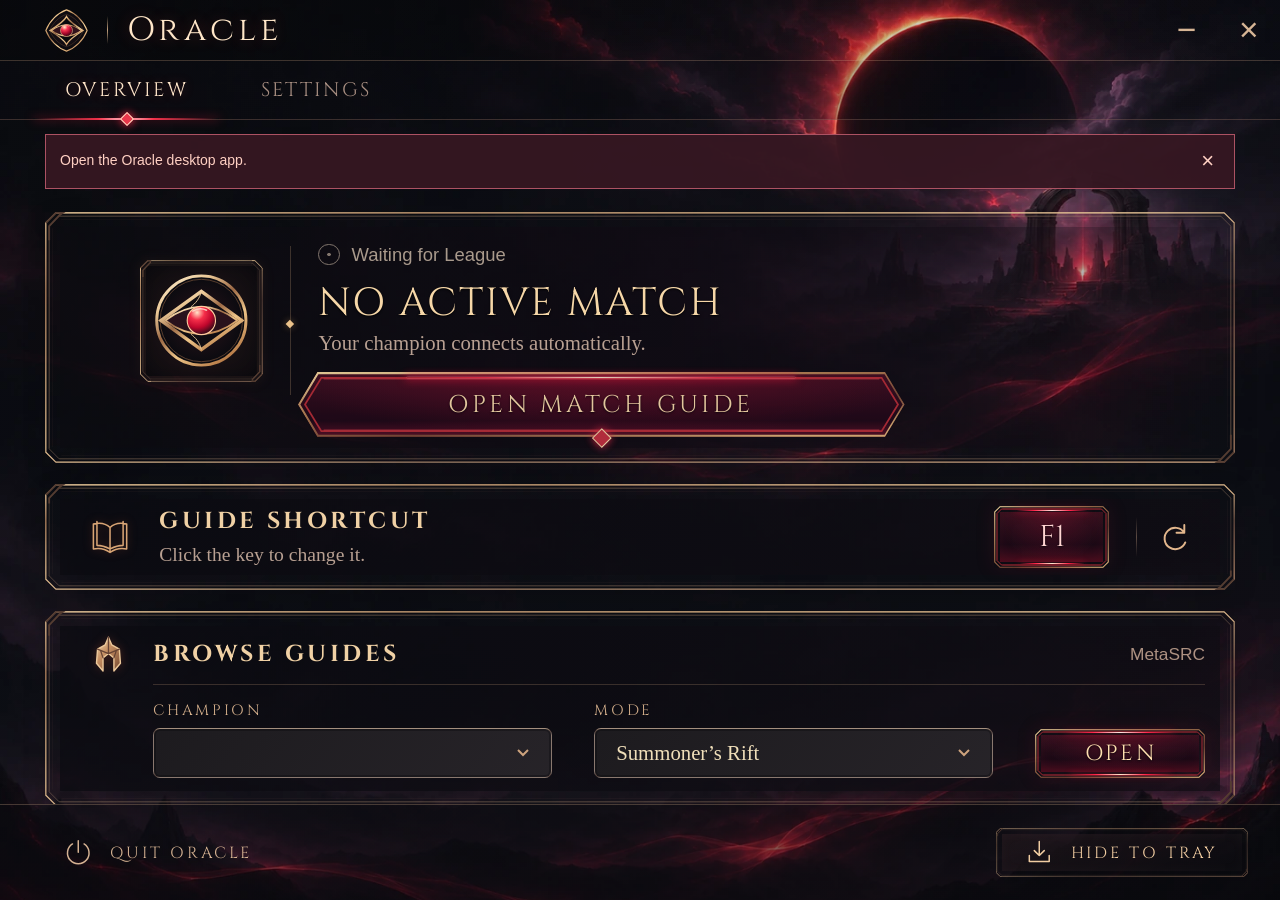
<file: src/ui/index.html>
<!doctype html>
<html lang="en" data-theme="umbra">
<head>
  <meta charset="utf-8"><meta name="viewport" content="width=device-width,initial-scale=1"><meta name="color-scheme" content="dark">
  <meta http-equiv="Content-Security-Policy" content="default-src 'self'; script-src 'self'; style-src 'self' 'unsafe-inline'; img-src 'self' data: https://raw.communitydragon.org; connect-src 'self' ipc: http://ipc.localhost; object-src 'none'; frame-src 'none'; base-uri 'self'">
  <title>Oracle</title><link rel="icon" href="oracle.png"><link rel="stylesheet" href="appearance.css"><link rel="stylesheet" href="oracle.css">
  <script src="appearance.js"></script><script type="module" src="oracle.js"></script>
</head>
<body>
  <svg class="icon-definitions" xmlns="http://www.w3.org/2000/svg" aria-hidden="true"><defs>
    <symbol id="icon-book" viewBox="0 0 32 32"><path d="M16 8C12 4 6 4 2 5v21c5-1 10 0 14 3 4-3 9-4 14-3V5c-4-1-10-1-14 3Zm0 0v21M5 3v20c4 0 7 1 11 3 4-2 7-3 11-3V3"/></symbol>
    <linearGradient id="icon-metal" x2=".8" y2="1"><stop stop-color="#fbe2b3"/><stop offset=".45" stop-color="#c48e62"/><stop offset="1" stop-color="#805338"/></linearGradient>
    <symbol id="icon-helm" viewBox="0 0 32 36"><path d="m16 2-3 7-7 4-1 13 6 7V21l5-4 5 4v12l6-7-1-13-7-4-3-7Z" fill="url(#icon-metal)" stroke="#edc99b"/><path d="m6 13 10 4 10-4M16 2v15M9 15l2 6m12-6-2 6" stroke="#674434" stroke-width="1.2"/></symbol>
    <symbol id="icon-reset" viewBox="0 0 32 32"><path d="M26 12A11 11 0 1 0 27 22M26 4v8h-8"/></symbol>
    <symbol id="icon-power" viewBox="0 0 32 32"><path d="M16 2v14M9 6a13 13 0 1 0 14 0"/></symbol>
    <symbol id="icon-tray" viewBox="0 0 32 32"><path d="M16 3v17m-6-6 6 6 6-6M4 20v7h24v-7"/></symbol>
  </defs></svg>
  <div class="app">
    <header class="titlebar" data-tauri-drag-region>
      <div class="identity" data-tauri-drag-region><img src="oracle-mark.svg" alt="" data-tauri-drag-region><span class="identity-divider" aria-hidden="true"></span><h1 data-tauri-drag-region>Oracle</h1><span id="version" data-tauri-drag-region></span></div>
      <div class="window-actions"><button data-action="minimize" aria-label="Minimize" title="Minimize">−</button><button data-action="hide" aria-label="Close to tray" title="Close to tray">×</button></div>
    </header>
    <nav aria-label="Main navigation"><button class="active" data-tab="overview" aria-selected="true">Overview</button><button data-tab="settings" aria-selected="false">Settings</button></nav>
    <main>
      <div id="app-error" class="error-banner" role="alert" hidden><span></span><button id="dismiss-error" aria-label="Dismiss error">×</button></div>
      <section id="overview" class="page" aria-label="Overview">
        <section class="match-card framed" aria-label="Current match">
          <div class="match-identity"><div class="portrait-column"><div class="portrait"><img id="match-icon" src="oracle-portrait.svg" alt=""></div></div><div class="match-copy"><span id="connection" class="connection">Waiting for League</span><h2 id="match-champion">No active match</h2><p id="match-detail">Your champion connects automatically.</p></div><span class="live-mark" id="live-mark" hidden>LIVE</span></div>
          <button id="open-current" class="primary full" disabled><span class="button-glint" aria-hidden="true"></span>Open match guide</button>
        </section>
        <section class="shortcut-card framed" aria-label="Guide shortcut"><svg class="section-icon" aria-hidden="true"><use href="#icon-book"/></svg><div><h3>Guide shortcut</h3><p id="shortcut-state">Click the key to change it.</p></div><button id="record-key" class="shortcut-key" title="Change shortcut">F1</button><span class="control-divider" aria-hidden="true"></span><button id="reset-key" class="icon-button" title="Reset to F1" aria-label="Reset shortcut to F1"><svg aria-hidden="true"><use href="#icon-reset"/></svg></button></section>
        <section class="browse-card framed" aria-labelledby="browse-heading"><div class="section-heading"><svg class="section-icon" aria-hidden="true"><use href="#icon-helm"/></svg><h3 id="browse-heading">Browse guides</h3><span id="provider-label">MetaSRC</span></div><div class="guide-picker"><label>Champion<select id="desk-champion" aria-label="Guide champion"></select></label><label>Mode<select id="desk-mode" aria-label="Guide mode"><option value="rift">Summoner’s Rift</option><option value="aram">ARAM</option><option value="arena">Arena</option><option value="mayhem">ARAM: Mayhem</option></select></label><button id="open-guide" class="secondary ruby-button">Open</button></div></section>
      </section>
      <section id="settings" class="page" aria-label="Settings" hidden>
        <section class="settings-card framed" aria-label="Startup preferences"><label class="setting-row"><div><strong>Open directly in the tray</strong><p>Show Oracle when you need it.</p></div><input id="launch-tray" type="checkbox" role="switch" checked><span class="switch" aria-hidden="true"></span></label><label class="setting-row"><div><strong>Start with Windows</strong><p>Launch quietly when you sign in.</p></div><input id="start-windows" type="checkbox" role="switch"><span class="switch" aria-hidden="true"></span></label></section>
        <section class="settings-card framed"><div class="setting-row"><div><strong>Accent colour</strong></div><input id="accent-colour" type="color" aria-label="Accent colour" value="#ae1236"><button id="reset-colour" class="text-button">Reset</button></div></section>
        <section class="settings-card framed guide-controls"><div class="control-column"><label class="setting-row"><div><strong>Guide shortcut</strong><p>Enable the in-game shortcut.</p></div><input id="enable-key" type="checkbox" role="switch" checked><span class="switch" aria-hidden="true"></span></label><button class="shortcut-link text-button" data-tab="overview">Change shortcut in Overview</button></div><div class="control-column"><label class="setting-row"><div><strong>Beta - Overlay</strong><p id="overlay-status" role="status">Experimental · Disabled by default</p></div><input id="enable-overlay" type="checkbox" role="switch" title="Experimental augment overlay. Disabled by default; fullscreen support is not yet verified."><span class="switch" aria-hidden="true"></span></label><div class="overlay-links"><button id="setup-overlay" class="shortcut-link text-button">Game Bar setup</button><button id="preview-overlay" class="shortcut-link text-button">Preview</button></div></div></section>
        <section class="settings-card framed updates-card" aria-label="Updates"><div class="setting-row"><div><strong>Oracle updates</strong><p id="update-status" role="status">Updates install automatically at startup, outside a match.</p></div><button id="check-updates" class="secondary">Check for updates</button></div></section>
      </section>
    </main>
    <footer><button class="text-button quit" data-action="quit"><svg aria-hidden="true"><use href="#icon-power"/></svg>Quit Oracle</button><button class="tray-button" data-action="hide"><svg aria-hidden="true"><use href="#icon-tray"/></svg>Hide to tray</button></footer>
  </div><div id="toast" class="toast" role="status" hidden></div>
</body>
</html>
</file>
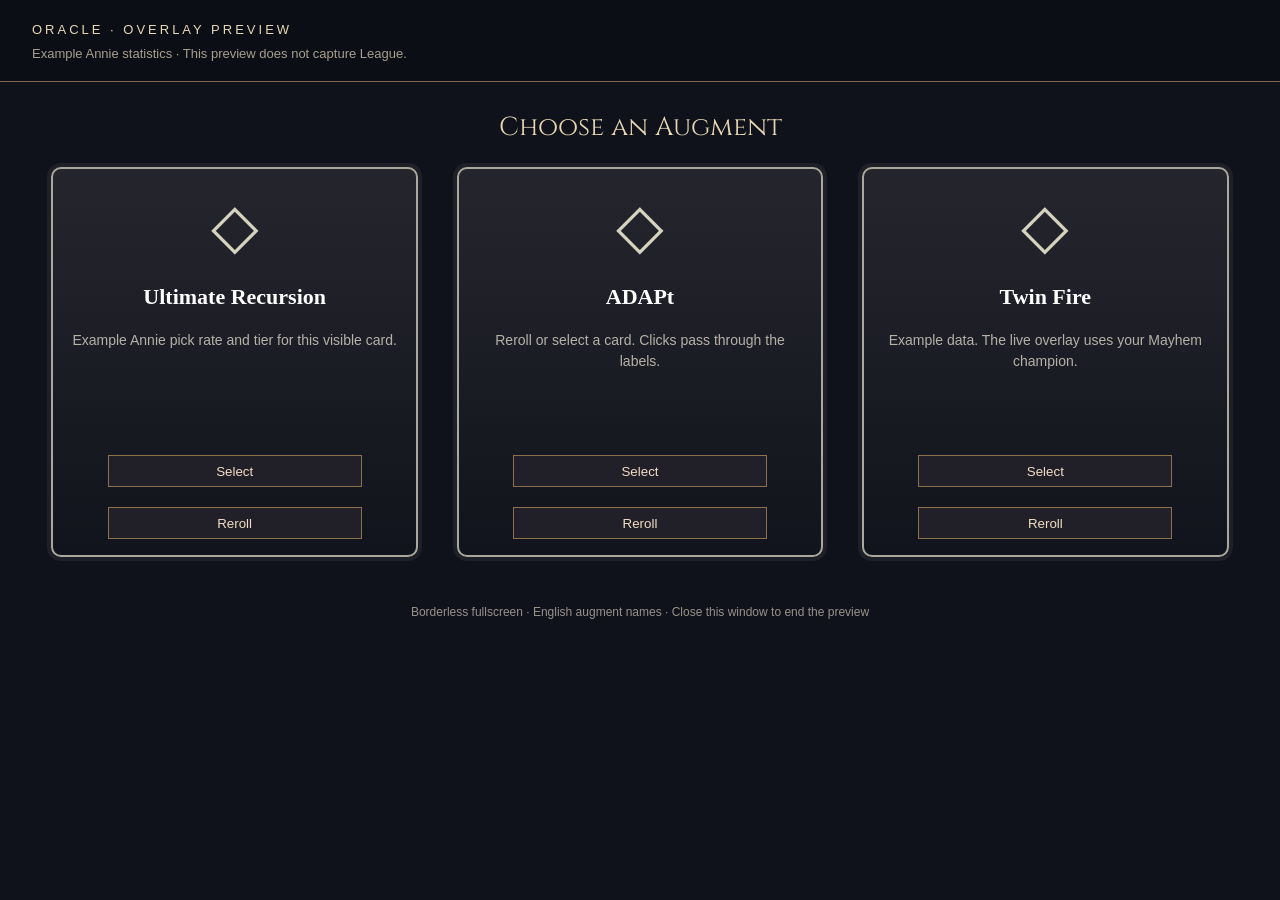
<file: src/ui/overlay-preview.html>
<!doctype html><html lang="en"><head><meta charset="utf-8"><meta name="viewport" content="width=device-width,initial-scale=1"><meta http-equiv="Content-Security-Policy" content="default-src 'self'; script-src 'self'; style-src 'self' 'unsafe-inline'; img-src 'self'; connect-src 'none'; object-src 'none'; base-uri 'self'"><title>Oracle augment overlay preview</title><link rel="stylesheet" href="overlay-preview.css"><script src="overlay-preview.js" defer></script></head><body>
<header><span>ORACLE · OVERLAY PREVIEW</span><p>Example Annie statistics · This preview does not capture League.</p></header>
<main><h1>Choose an Augment</h1><div id="choices"><article><div class="emblem">◇</div><h2>Ultimate Recursion</h2><p>Example Annie pick rate and tier for this visible card.</p><button class="pick">Select</button><button class="reroll">Reroll</button></article><article><div class="emblem">◇</div><h2>ADAPt</h2><p>Reroll or select a card. Clicks pass through the labels.</p><button class="pick">Select</button><button class="reroll">Reroll</button></article><article><div class="emblem">◇</div><h2>Twin Fire</h2><p>Example data. The live overlay uses your Mayhem champion.</p><button class="pick">Select</button><button class="reroll">Reroll</button></article></div><p id="complete" hidden>Selection complete — the overlay should now disappear.</p></main>
<footer>Borderless fullscreen · English augment names · Close this window to end the preview</footer>
</body></html>
</file>
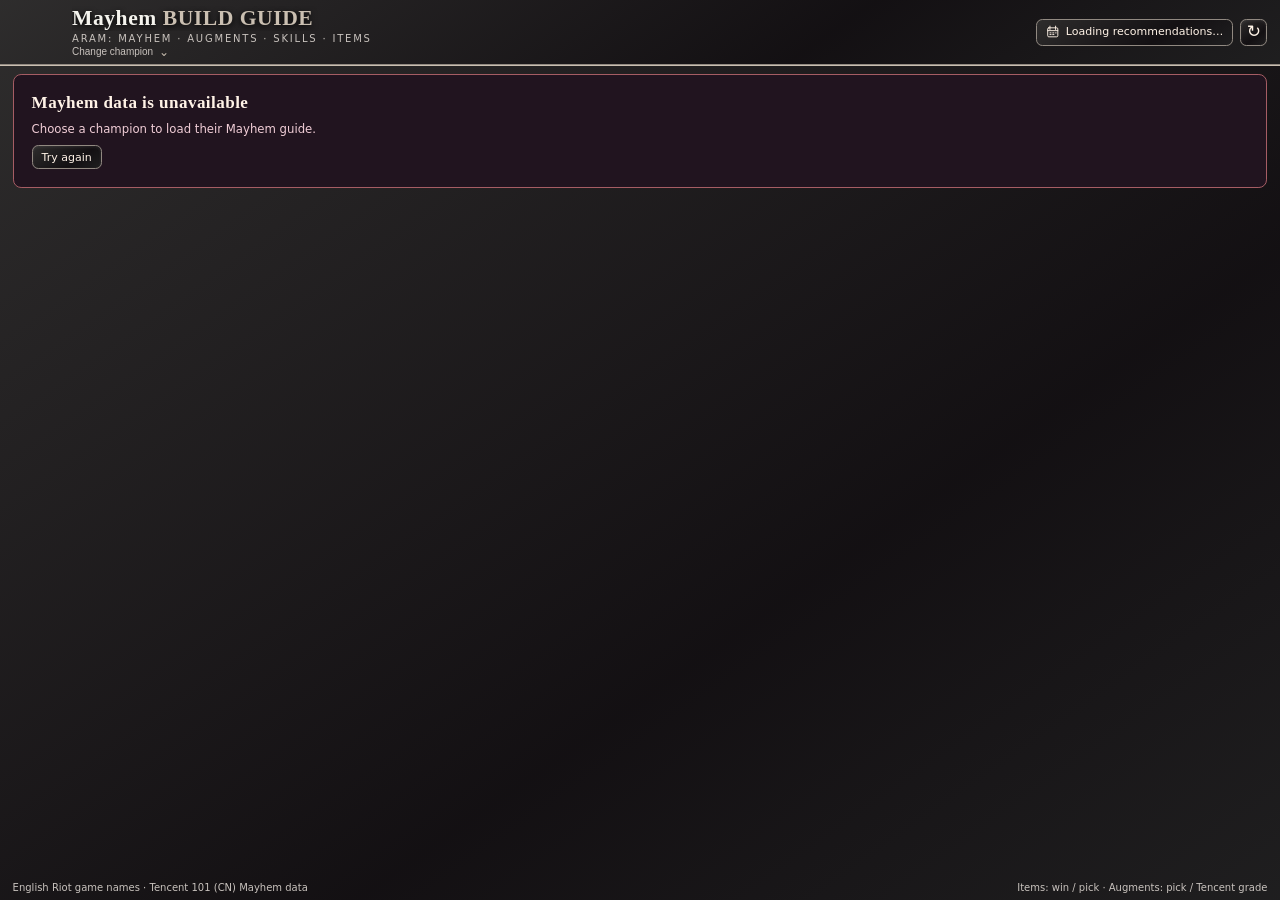
<file: src/ui/guide/mayhem.html>
<!doctype html>
<html lang="en">
  <head>
    <meta charset="UTF-8" /><meta http-equiv="Content-Security-Policy" content="default-src 'none'; script-src 'self'; style-src 'self' 'unsafe-inline'; img-src 'self' data: http://umbra-icon.localhost https://raw.communitydragon.org https://game.gtimg.cn; connect-src 'self' ipc: http://ipc.localhost;">
    <meta name="viewport" content="width=device-width,initial-scale=1" />
    <meta name="color-scheme" content="dark" />
    <title>Oracle · ARAM: Mayhem</title>
    <link rel="stylesheet" href="mayhem.css" />
    <link rel="stylesheet" href="guide-theme.css" />
  <link rel="stylesheet" href="../appearance.css"><script src="../appearance.js"></script><script src="../bridge.js"></script></head>
  <body>
    <svg class="icon-definitions" aria-hidden="true" xmlns="http://www.w3.org/2000/svg">
      <defs>
        <symbol id="mark-skills" viewBox="0 0 24 24">
          <path
            d="M13 2c2 5-3 6-1 10 2-1 3-3 3-5 4 3 6 6 4 10a8 8 0 0 1-14-1c-1-4 1-6 4-9-1 3 0 4 1 5 0-4 3-6 3-10Z"
          />
        </symbol>
        <symbol id="mark-augments" viewBox="0 0 24 24">
          <path d="m12 2 9 10-9 10L3 12 12 2Zm-7 9 7 8 7-8M4 16l3 3m10 0 3-3" />
        </symbol>
        <symbol id="mark-rarity-silver" viewBox="0 0 24 24">
          <path d="m12 3 8 9-8 9-8-9 8-9Zm0 5 4 4-4 4-4-4 4-4Z" />
        </symbol>
        <symbol id="mark-rarity-gold" viewBox="0 0 24 24">
          <path d="m7 3 10 0 5 9-5 9H7l-5-9 5-9Zm0 0 5 9 5-9M2 12h20M7 21l5-9 5 9" />
        </symbol>
        <symbol id="mark-rarity-prismatic" viewBox="0 0 24 24">
          <path d="m6 3 12 0 5 6-11 13L1 9l5-6Zm0 0 6 19L18 3M1 9h22M6 3l6 6 6-6" />
        </symbol>
        <symbol id="mark-items" viewBox="0 0 24 24">
          <path
            d="m5 3 6 6-3 3-6-6V2h4Zm14 0-6 6 3 3 6-6V2h-4ZM4 15l5 5m11-5-5 5M7 17l-4 4m14-4 4 4M10 10l4 4m-4 0 4-4"
          />
        </symbol>
        <symbol id="mark-core" viewBox="0 0 24 24">
          <path
            d="M12 5c-3-3-6-3-10-2v16c4-1 7-1 10 2 3-3 6-3 10-2V3c-4-1-7-1-10 2Zm0 0v16M6 6v9m12-9v9"
          />
        </symbol>
        <symbol id="mark-other" viewBox="0 0 24 24">
          <path d="m12 2 9 5v10l-9 5-9-5V7l9-5Zm-9 5 9 5 9-5m-9 5v10M8 4l9 5" />
        </symbol>
        <symbol id="mark-boots" viewBox="0 0 24 24">
          <path d="M10 3h7l-1 10 5 4v4H3v-4l5-3 2-11Zm1 4h5m-6 4h5M3 18h18" />
        </symbol>
        <symbol id="mark-stats" viewBox="0 0 24 24">
          <path d="M3 14h4v7H3Zm7-5h4v12h-4Zm7-6h4v18h-4Z" />
        </symbol>
        <symbol id="mark-calendar" viewBox="0 0 24 24">
          <rect x="3" y="5" width="18" height="16" rx="2" />
          <path d="M7 2v6m10-6v6M3 10h18m-14 4h2m3 0h2m3 0h1M7 17h2m3 0h2" />
        </symbol>
        <symbol id="mark-search" viewBox="0 0 24 24">
          <circle cx="10" cy="10" r="7" />
          <path d="m15 15 6 6" />
        </symbol>
      </defs>
    </svg>
    <header class="toolbar meta-banner">
      <div class="meta-identity champion-picker" title="Choose a champion">
        <span class="meta-portrait" data-art
          ><img id="champion-icon" alt="" hidden /><span
            class="art-fallback"
            id="champion-art-fallback"
            aria-hidden="true"
            >?</span
          ></span
        >
        <div class="meta-title">
          <h1>
            <span id="champion-name">Mayhem</span> <span class="meta-title-gold">BUILD GUIDE</span>
          </h1>
          <small>ARAM: MAYHEM · AUGMENTS · SKILLS · ITEMS</small>
          <span class="champion-picker-cue" aria-hidden="true">Change champion <span>⌄</span></span>
        </div>
        <select id="champion-select" aria-label="Choose a champion" disabled>
          <option>Loading champions…</option>
        </select>
      </div>
      <section id="skills-strip" class="skills-strip" aria-label="Skill order" hidden>
        <label class="skills-label" for="skill-select"
          ><svg class="section-icon" aria-hidden="true">
            <use href="#mark-skills" /></svg
          >Skills</label
        ><select id="skill-select" aria-label="Skill priority"></select>
        <div id="skills"></div>
      </section>
      <div id="champion-stats" class="champion-stats"></div>
      <div class="toolbar-actions">
        <span class="date-badge"
          ><svg class="section-icon" aria-hidden="true">
            <use href="#mark-calendar" /></svg
          ><span id="data-date">Loading recommendations…</span></span
        ><button
          id="refresh"
          class="button refresh-button"
          type="button"
          title="Refresh recommendations"
          aria-label="Refresh recommendations"
        >
          ↻
        </button>
      </div>
    </header>
    <main class="guide">
      <div id="notice" class="notice" role="status" hidden></div>
      <div id="error" class="error-card" role="alert" hidden>
        <h2>Mayhem data is unavailable</h2>
        <p id="error-message"></p>
        <button id="retry" class="button" type="button">Try again</button>
      </div>
      <div id="loading" class="loading" role="status">
        <span class="spinner"></span>Loading your champion’s recommendations…
      </div>
      <div id="guide-content" hidden>
        <div class="dashboard">
          <section class="augments-panel" aria-labelledby="augment-heading">
            <div class="panel-heading">
              <h2 id="augment-heading">
                <svg class="section-icon" aria-hidden="true">
                  <use href="#mark-augments" /></svg
                >Augments <span id="augment-count" class="count"></span>
              </h2>
              <label class="augment-search"
                ><svg class="section-icon" aria-hidden="true">
                  <use href="#mark-search" />
                </svg>
                <input
                  id="augment-search"
                  type="search"
                  aria-label="Search augments"
                  placeholder="Search all augments…" /></label
              ><span
                class="heading-note"
                title="Tencent’s champion-specific grades. Augment win rates are not supplied."
                >Pick rate · grade</span
              >
            </div>
            <div class="augments-grid">
              <section class="rarity-panel rarity-Silver" aria-labelledby="silver-heading">
                <h3 id="silver-heading">
                  <svg class="rarity-gem" aria-hidden="true"><use href="#mark-rarity-silver" /></svg
                  >Silver<span id="silver-count" class="count"></span>
                </h3>
                <div
                  id="silver-rows"
                  class="augment-list"
                  tabindex="0"
                  role="region"
                  aria-label="Silver augment recommendations"
                ></div>
              </section>
              <section class="rarity-panel rarity-Gold" aria-labelledby="gold-heading">
                <h3 id="gold-heading">
                  <svg class="rarity-gem" aria-hidden="true"><use href="#mark-rarity-gold" /></svg
                  >Gold<span id="gold-count" class="count"></span>
                </h3>
                <div
                  id="gold-rows"
                  class="augment-list"
                  tabindex="0"
                  role="region"
                  aria-label="Gold augment recommendations"
                ></div>
              </section>
              <section class="rarity-panel rarity-Prismatic" aria-labelledby="prismatic-heading">
                <h3 id="prismatic-heading">
                  <svg class="rarity-gem" aria-hidden="true">
                    <use href="#mark-rarity-prismatic" /></svg
                  >Prismatic<span id="prismatic-count" class="count"></span>
                </h3>
                <div
                  id="prismatic-rows"
                  class="augment-list"
                  tabindex="0"
                  role="region"
                  aria-label="Prismatic augment recommendations"
                ></div>
              </section>
            </div>
          </section>
          <section class="builds-panel" aria-labelledby="build-heading">
            <div class="panel-heading">
              <h2 id="build-heading">
                <svg class="section-icon" aria-hidden="true">
                  <use href="#mark-items" /></svg
                >Items
              </h2>
              <span class="heading-note">Win rate · pick rate</span>
            </div>
            <div id="equipment" class="equipment-grid"></div>
          </section>
        </div>
      </div>
    </main>
    <footer>
      <span>English Riot game names · Tencent 101 (CN) Mayhem data</span
      ><span>Items: win / pick · Augments: pick / Tencent grade</span>
    </footer>
    <div
      id="item-tooltip"
      class="item-tooltip"
      role="region"
      aria-label="Item details"
      tabindex="0"
      aria-live="polite"
      aria-atomic="true"
      hidden
    ></div>
    <script type="module" src="mayhem.js"></script>
  </body>
</html>
</file>
<file: src/ui/appearance.css>
/* Shared materials. Asset colour is applied independently by appearance.js. */
:root {
  --silver: #cabfb1;
  --accent: #ae1236;
  --shine: #fff3e7;
  --rim: color-mix(in srgb,var(--silver) 64%,#2b292c);
  --muted-ink: color-mix(in srgb,var(--silver) 56%,#c5c5cc);
  --ground: color-mix(in srgb,var(--accent) 2%,#101012);
  --surface: color-mix(in srgb,var(--silver) 6%,#141416);
  --metal: linear-gradient(150deg,var(--shine),var(--rim) 22%,#373538 39%,var(--silver) 63%,#484549 79%,var(--shine));
  --enamel: linear-gradient(165deg,color-mix(in srgb,var(--accent) 77%,#181319),color-mix(in srgb,var(--accent) 35%,#08080b) 75%,color-mix(in srgb,var(--accent) 53%,#08080b));
  --graphite: linear-gradient(145deg,color-mix(in srgb,var(--silver) 13%,#171719),var(--ground) 64%,var(--surface));
}
</file>
<file: src/ui/oracle.css>
@font-face{font-family:Cinzel;src:url('fonts/cinzel-latin-400-normal.woff2');font-display:swap}
@font-face{font-family:Cinzel;src:url('fonts/cinzel-latin-700-normal.woff2');font-weight:700;font-display:swap}
*{box-sizing:border-box}
html,body{margin:0;width:100%;height:100%;overflow:hidden}
body{background:#090a10;color:#f0d8b7;font:16px/1.4 'Segoe UI',sans-serif}
button,input,select{font:inherit}
button{color:inherit;cursor:pointer;user-select:none}
button:disabled{cursor:default}
button:focus-visible,input:focus-visible,select:focus-visible{outline:2px solid #ffe0ac;outline-offset:4px}
[hidden]{display:none!important}
.icon-definitions{position:absolute;width:0;height:0;overflow:hidden;pointer-events:none}
.app{
  --u:min(calc(100vw / 1040),calc(100vh / 780));
  --gold:#e8c69f;--gold-dim:#a58a79;--ink:#b6a092;
  height:100%;display:flex;flex-direction:column;isolation:isolate;
  background:linear-gradient(90deg,#07090c16,#0a090f0a),url('backgrounds/oracle-eclipse.webp') center top/cover no-repeat;
}
.titlebar{height:calc(53 * var(--u));flex-shrink:0;display:flex;align-items:center;justify-content:space-between;padding-left:calc(38 * var(--u));border-bottom:1px solid #b38f7750;background:linear-gradient(90deg,#07080bc4,#09080c12 80%);user-select:none}
.identity{display:flex;align-items:center;gap:calc(16 * var(--u))}
.identity img{width:calc(39 * var(--u));height:calc(39 * var(--u));pointer-events:none}
.identity-divider{height:calc(25 * var(--u));width:1px;background:linear-gradient(transparent,#c2a17e,transparent)}
.identity h1{margin:0;font:calc(29 * var(--u))/1 Cinzel,Georgia,serif;letter-spacing:calc(4 * var(--u));color:#ffe6c8;text-shadow:0 0 15px #e64a3c55}
#version{font:calc(15 * var(--u)) Georgia,serif;color:#9c8175;margin-left:calc(4 * var(--u))}
.window-actions{align-self:stretch;display:flex}
.window-actions button{width:calc(54 * var(--u));border:0;background:transparent;color:#d6b595;font:calc(29 * var(--u))/1 'Segoe UI',sans-serif}
.window-actions button:hover{background:#f3cc9b0b;color:#ffe9ce}
.window-actions button:last-child:hover{background:#921b334d}
nav{height:calc(51 * var(--u));flex-shrink:0;display:flex;gap:calc(27 * var(--u));padding:0 calc(38 * var(--u));border-bottom:1px solid #a57c6d50;background:linear-gradient(90deg,#0a0a10a1,#0a091016)}
nav button{position:relative;padding:0 calc(18 * var(--u));border:0;background:none;font:calc(17 * var(--u)) Cinzel,Georgia,serif;letter-spacing:calc(2 * var(--u));text-transform:uppercase;color:#a68d80}
nav button.active{color:#ffe6ca;text-shadow:0 0 12px #fd49464d}
nav button.active:after{content:'';position:absolute;bottom:-1px;left:calc(-9 * var(--u));right:calc(-9 * var(--u));height:2px;background:linear-gradient(90deg,transparent,#f23049 35%,#ffced2 50%,#f23049 65%,transparent);box-shadow:0 0 10px #ff183e80}
nav button.active:before{content:'';position:absolute;z-index:1;bottom:calc(-4 * var(--u));left:calc(50% - 4 * var(--u));width:calc(7 * var(--u));height:calc(7 * var(--u));border:1px solid #ffe2c6;background:#e9374b;transform:rotate(45deg);box-shadow:0 0 8px #ff2847}
main{flex:1;min-height:0;overflow:auto;scrollbar-width:thin;scrollbar-color:#6f4347 #0d0b10}
.page{padding:calc(20 * var(--u)) calc(39 * var(--u)) calc(58 * var(--u));display:flex;flex-direction:column;gap:calc(18 * var(--u))}
.framed{position:relative;flex-shrink:0;border:calc(13 * var(--u)) solid transparent;border-image:url('designs/oracle-panel.svg') 18 / calc(13 * var(--u)) / 0 stretch;background:linear-gradient(110deg,#0b0b11b8,#100d14b8);background-clip:padding-box;box-shadow:0 7px 22px #0002}
.framed:after{content:'';position:absolute;inset:calc(-7 * var(--u));pointer-events:none;border:1px solid #edb38c09;clip-path:polygon(10px 0,calc(100% - 10px) 0,100% 10px,100% calc(100% - 10px),calc(100% - 10px) 100%,10px 100%,0 calc(100% - 10px),0 10px)}
.match-card{height:calc(218 * var(--u));display:grid;grid-template-columns:calc(178 * var(--u)) minmax(0,1fr);grid-template-rows:minmax(0,1fr) calc(56 * var(--u));column-gap:calc(24 * var(--u));padding:calc(12 * var(--u)) calc(207 * var(--u)) calc(10 * var(--u)) calc(22 * var(--u));background:linear-gradient(90deg,#0b0b10af,#100a13a6 53%,#100b1426);background-clip:padding-box}
.match-identity{display:contents}
.portrait-column{position:relative;grid-column:1;grid-row:1/3;display:flex;align-items:center;justify-content:center;border-right:1px solid #c49a7745;margin:calc(5 * var(--u)) 0 calc(36 * var(--u))}
.portrait-column:after{content:'';position:absolute;right:calc(-3 * var(--u));top:50%;width:calc(5 * var(--u));height:calc(5 * var(--u));background:#ebc28a;transform:rotate(45deg);box-shadow:0 0 7px #f4b56566}
.portrait{width:calc(106 * var(--u));height:calc(106 * var(--u));padding:calc(3 * var(--u));border:calc(6 * var(--u)) solid transparent;border-image:url('designs/oracle-panel.svg') 18 / calc(10 * var(--u)) / 0 stretch;background:radial-gradient(ellipse,#25151c8c,#09090ddd);background-clip:padding-box;filter:drop-shadow(0 0 7px #df8c5026);transform:translateX(calc(12 * var(--u)))}
.portrait img{width:100%;height:100%;display:block;object-fit:cover;border-radius:calc(5 * var(--u))}
.portrait img[src$='oracle-portrait.svg']{object-fit:contain;border-radius:0}
.match-copy{grid-column:2;grid-row:1;align-self:start;min-width:0;padding-top:calc(1 * var(--u));margin-right:calc(-180 * var(--u))}
.connection{display:inline-flex;align-items:center;gap:calc(10 * var(--u));font-size:calc(16 * var(--u));color:#a99a8c}
.connection:before{content:'';display:block;width:calc(17 * var(--u));height:calc(17 * var(--u));border:1.5px solid currentColor;border-radius:50%;background:radial-gradient(circle,currentColor 0 1.5px,transparent 2px);opacity:.75}
.connection.connected{color:#cce784}
.connection.connected:before{background:url("data:image/svg+xml,%3Csvg xmlns='http://www.w3.org/2000/svg' viewBox='0 0 20 20'%3E%3Cpath d='m5 10 3 3 7-7' fill='none' stroke='%23cce784' stroke-width='2' stroke-linecap='round' stroke-linejoin='round'/%3E%3C/svg%3E") center/100% 100% no-repeat;opacity:1}
h2{margin:calc(6 * var(--u)) 0 calc(1 * var(--u));font:calc(34 * var(--u))/1.25 Cinzel,Georgia,serif;letter-spacing:calc(1.5 * var(--u));text-transform:uppercase;color:#f6d7a8;text-shadow:0 1px 2px #000;white-space:nowrap;overflow:hidden;text-overflow:ellipsis}
p{margin:0;font:calc(18 * var(--u))/1.4 Georgia,'Times New Roman',serif;color:#b8a092}
h3{margin:0;font:700 calc(20 * var(--u))/1.3 Cinzel,Georgia,serif;letter-spacing:calc(3 * var(--u));text-transform:uppercase;color:#f0d1a5}
.live-mark{position:absolute;right:calc(22 * var(--u));top:calc(21 * var(--u));font-size:calc(10 * var(--u));letter-spacing:2px;color:#c9df9c;border:1px solid #a7bb7040;padding:3px 7px}
.primary,.secondary.ruby-button,.shortcut-key{position:relative;background:radial-gradient(ellipse at 50% 0,color-mix(in srgb,var(--accent) 28%,transparent),transparent 74%),linear-gradient(180deg,#35121fd9,#1b0916ed 65%,color-mix(in srgb,var(--accent) 33%,#120910));background-clip:padding-box;border:calc(6 * var(--u)) solid transparent;border-image:url('designs/oracle-chip.svg') 12 / calc(8 * var(--u)) / 0 stretch;color:#ffe0b0;text-shadow:0 1px 2px #10070d;box-shadow:0 0 20px #b21c3820,inset 0 0 15px #ce284015}
.primary:before,.ruby-button:before,.shortcut-key:before{content:'';position:absolute;left:15%;right:15%;top:calc(-2 * var(--u));height:1px;background:linear-gradient(90deg,transparent,#ff244a,#ffe6df,#ff244a,transparent);box-shadow:0 0 7px #ff183d;pointer-events:none}
.primary{grid-column:2;grid-row:2;width:calc(526 * var(--u));max-width:calc(100% + 180 * var(--u));height:calc(56 * var(--u));margin-left:calc(-18 * var(--u));padding:0 calc(18 * var(--u));font:calc(21 * var(--u)) Cinzel,Georgia,serif;letter-spacing:calc(3 * var(--u));text-transform:uppercase;isolation:isolate;border:0;background:none;box-shadow:none}
.primary:before{z-index:-1;inset:0;height:auto;background:url('designs/oracle-button.svg') center/100% 100% no-repeat,radial-gradient(ellipse at 50% 0,color-mix(in srgb,var(--accent) 40%,transparent),transparent 75%),linear-gradient(180deg,#451024e8,#210919ed 75%,#5c1128);clip-path:polygon(calc(17 * var(--u)) 0,calc(100% - 17 * var(--u)) 0,100% 50%,calc(100% - 17 * var(--u)) 100%,calc(17 * var(--u)) 100%,0 50%);box-shadow:none}
.primary:after{content:'';position:absolute;bottom:calc(-7 * var(--u));left:calc(50% - 5 * var(--u));width:calc(10 * var(--u));height:calc(10 * var(--u));border:1.5px solid #ffe5b5;background:#c83242;transform:rotate(45deg);box-shadow:0 0 9px #f22b49;pointer-events:none}
.primary:disabled{opacity:.88}
.button-glint{position:absolute;top:calc(4 * var(--u));left:18%;right:18%;height:1px;background:linear-gradient(90deg,transparent,#f1304a 20%,#ffe8ce 50%,#f1304a 80%,transparent);box-shadow:0 0 8px 2px #ff183d99,0 0 2px #ffd1d7;pointer-events:none}
.shortcut-key:after,.ruby-button:after{content:'';position:absolute;bottom:calc(-2 * var(--u));left:18%;right:18%;height:1px;background:linear-gradient(90deg,transparent,#ff2246,#ffe8ce,#ff2246,transparent);box-shadow:0 0 6px #ff173b;pointer-events:none}
.primary:hover:not(:disabled),.ruby-button:hover:not(:disabled),.shortcut-key:hover{filter:brightness(1.17)}
.primary:active:not(:disabled),.ruby-button:active:not(:disabled),.shortcut-key:active{filter:brightness(.9)}
.shortcut-card{height:calc(92 * var(--u));display:flex;align-items:center;gap:calc(26 * var(--u));padding:calc(5 * var(--u)) calc(21 * var(--u)) calc(5 * var(--u)) calc(27 * var(--u))}
.section-icon{width:calc(33 * var(--u));height:calc(33 * var(--u));flex-shrink:0;fill:none;stroke:#d8a575;stroke-width:1.3;stroke-linecap:round;stroke-linejoin:round;filter:drop-shadow(0 0 5px #df5a3340)}
.shortcut-card>div{flex:1;min-width:0}
.shortcut-card p{margin-top:calc(4 * var(--u));font-size:calc(17 * var(--u))}
.shortcut-key{min-width:calc(100 * var(--u));max-width:calc(245 * var(--u));min-height:calc(53 * var(--u));padding:calc(2 * var(--u)) calc(17 * var(--u));font:calc(26 * var(--u)) Cinzel,Georgia,serif;color:#ffd5d2;overflow-wrap:anywhere}
.shortcut-key.long{font-size:calc(17 * var(--u))}
.shortcut-key.recording{font:calc(14 * var(--u)) 'Segoe UI',sans-serif;box-shadow:0 0 15px #ff385958}
.control-divider{height:calc(34 * var(--u));width:1px;background:linear-gradient(transparent,#a1826e88,transparent);margin-left:calc(-3 * var(--u));margin-right:calc(-11 * var(--u))}
.icon-button{display:grid;place-items:center;width:calc(36 * var(--u));height:calc(42 * var(--u));padding:0;border:0;background:none;color:#e2b68c;flex-shrink:0}
.icon-button svg{width:calc(27 * var(--u));height:calc(27 * var(--u));fill:none;stroke:currentColor;stroke-width:2;stroke-linecap:round;stroke-linejoin:round}
.icon-button:hover{color:#ffe2ae}
.browse-card{height:calc(169 * var(--u));padding:calc(5 * var(--u)) calc(13 * var(--u)) calc(10 * var(--u)) calc(26 * var(--u))}
.section-heading{display:flex;align-items:center;gap:calc(23 * var(--u));height:calc(39 * var(--u))}
.section-heading h3{flex:1;min-width:0}
.section-heading .section-icon{height:calc(34 * var(--u));width:calc(32 * var(--u))}
.section-heading>span{font-size:calc(15 * var(--u));color:#ad9182}
.guide-picker{position:relative;display:flex;align-items:flex-end;gap:calc(37 * var(--u));margin:calc(6 * var(--u)) 0 0 calc(55 * var(--u));padding-top:calc(13 * var(--u));border-top:1px solid #b18d6e45}
.guide-picker label{display:block;flex:1;min-width:0;font:calc(13 * var(--u)) Cinzel,Georgia,serif;text-transform:uppercase;letter-spacing:calc(2.3 * var(--u));color:#d6b18d}
select{display:block;width:100%;height:calc(44 * var(--u));margin-top:calc(6 * var(--u));padding:0 calc(35 * var(--u)) 0 calc(18 * var(--u));border:1px solid #b18a756e;border-top-color:#c9a78b9e;border-radius:calc(6 * var(--u));color:#f0dfba;font:calc(18 * var(--u)) Georgia,'Times New Roman',serif;letter-spacing:0;appearance:none;box-shadow:inset 0 0 0 2px #08080b55;background-image:url("data:image/svg+xml,%3Csvg xmlns='http://www.w3.org/2000/svg' width='14' height='12'%3E%3Cpath d='m2 3 5 5 5-5' stroke='%23cda37d' stroke-width='2' fill='none'/%3E%3C/svg%3E"),linear-gradient(130deg,#151317e8,#161218cd);background-position:right calc(18 * var(--u)) center,center;background-repeat:no-repeat}
select option{background:#19131b;color:#f0dfba}
.secondary{height:calc(43 * var(--u));padding:0 calc(17 * var(--u));border:1px solid #a78568a1;border-radius:4px;background:linear-gradient(160deg,#2b1c25c9,#120e16e8);color:#eed7b3;font-size:calc(14 * var(--u))}
.secondary:hover:not(:disabled){border-color:#efc99b;background-color:#672238}
.ruby-button{width:calc(147 * var(--u));flex-shrink:0;border-radius:0;font:calc(19 * var(--u)) Cinzel,Georgia,serif;letter-spacing:calc(2 * var(--u));text-transform:uppercase}
footer{height:calc(83 * var(--u));flex-shrink:0;display:flex;align-items:center;justify-content:space-between;padding:0 calc(28 * var(--u)) 0 calc(56 * var(--u));border-top:1px solid #b4927757;background:linear-gradient(110deg,#0a090f68,#08080c88)}
.text-button{border:0;background:none;color:#d5b292;padding:4px 0;font-size:calc(14 * var(--u))}
.text-button:hover{color:#ffe1b8}
.quit,.tray-button{display:flex;align-items:center;gap:calc(16 * var(--u));font:calc(14 * var(--u)) Cinzel,Georgia,serif;text-transform:uppercase;letter-spacing:calc(2.5 * var(--u))}
.quit svg,.tray-button svg{width:calc(23 * var(--u));height:calc(23 * var(--u));fill:none;stroke:currentColor;stroke-width:1.8;stroke-linecap:round;stroke-linejoin:round;flex-shrink:0}
.tray-button{height:calc(43 * var(--u));width:calc(218 * var(--u));justify-content:center;padding:0 calc(12 * var(--u));border:calc(6 * var(--u)) solid transparent;border-image:url('designs/oracle-panel.svg') 18 / calc(6 * var(--u)) / 0 stretch;background:linear-gradient(160deg,#291b2088,#0b0b10cc);background-clip:padding-box;color:#f1cda2;box-shadow:inset 0 0 13px #e9c49908}
.tray-button:hover{filter:brightness(1.2)}
#settings{gap:calc(14 * var(--u));padding-bottom:calc(20 * var(--u))}
.settings-card{padding:calc(2 * var(--u)) calc(24 * var(--u))}
.setting-row{position:relative;display:flex;align-items:center;gap:calc(16 * var(--u));padding:calc(10 * var(--u)) 0;min-height:calc(54 * var(--u))}
.setting-row+.setting-row{border-top:1px solid #c4a2812b}
.setting-row>div{flex:1;min-width:0}
.setting-row strong{font:calc(17 * var(--u)) Cinzel,Georgia,serif;letter-spacing:calc(1.2 * var(--u));color:#eed1a8}
.setting-row p{font-size:calc(16 * var(--u));margin-top:calc(4 * var(--u))}
.setting-row input[role=switch]{position:absolute;right:0;width:calc(45 * var(--u));height:calc(26 * var(--u));opacity:0;cursor:pointer;z-index:1}
.switch{position:relative;display:block;flex-shrink:0;width:calc(45 * var(--u));height:calc(26 * var(--u));border:1px solid #b08b6e99;border-radius:20px;background:#30222b;box-shadow:inset 0 1px 5px #0006}
.switch:before{content:'';position:absolute;left:calc(4 * var(--u));top:calc(3 * var(--u));width:calc(18 * var(--u));height:calc(18 * var(--u));border-radius:50%;background:linear-gradient(130deg,#f3d1a7,#98765d);transition:transform .15s}
input:checked+.switch{background:var(--enamel);box-shadow:0 0 12px #dc1f3429}
input:checked+.switch:before{transform:translateX(calc(18 * var(--u)));background:linear-gradient(130deg,#ffedca,#d5a579)}
input:focus-visible+.switch{outline:2px solid #ffe0ac;outline-offset:4px}
input[type=color]{width:calc(43 * var(--u));height:calc(33 * var(--u));padding:3px;border:1px solid #9d7f68;border-radius:3px;background:#151014;cursor:pointer}
.shortcut-link{font-size:calc(14 * var(--u));margin:0 0 calc(9 * var(--u))}
.guide-controls{display:grid;grid-template-columns:1fr 1fr;gap:calc(24 * var(--u))}
.control-column{min-width:0}.control-column+.control-column{border-left:1px solid #98734b50;padding-left:calc(24 * var(--u))}
.guide-controls .setting-row{gap:calc(12 * var(--u))}.guide-controls p{max-width:calc(310 * var(--u))}
.overlay-links{display:flex;gap:calc(20 * var(--u))}.guide-controls #overlay-status{font-size:calc(13 * var(--u));line-height:1.35;min-height:calc(36 * var(--u))}
.updates-card .secondary{flex-shrink:0}
.updates-card p{line-height:1.35}
.secondary:disabled{opacity:.55}
.error-banner{display:flex;align-items:center;gap:12px;margin:calc(12 * var(--u)) calc(39 * var(--u)) 0;padding:10px 14px;border:1px solid #ac5263;background:#361722ed;color:#ffd0c3;font-size:14px}
.error-banner span{flex:1}
.error-banner button{border:0;background:none;color:inherit;font-size:22px}
.toast{position:fixed;bottom:calc(94 * var(--u));left:50%;transform:translateX(-50%);max-width:85%;padding:10px 18px;border:1px solid #c7a07a88;background:#1d121cf5;box-shadow:0 5px 20px #0008;color:#f0d1ac;font-size:14px;z-index:9;text-align:center}
@media(max-width:820px){.connection{font-size:max(11px,calc(16 * var(--u)))}.setting-row p{font-size:max(12px,calc(16 * var(--u)))}.setting-row strong{font-size:max(12px,calc(17 * var(--u)))}.secondary{font-size:max(11px,calc(14 * var(--u)))}.shortcut-card p{font-size:max(11px,calc(17 * var(--u)))}.shortcut-key.recording{font-size:11px}.guide-picker{gap:calc(28 * var(--u))}}
@media(prefers-reduced-motion:reduce){*{transition:none!important}}
</file>
<file: src/ui/overlay-preview.css>
@font-face{font-family:Cinzel;src:url('fonts/cinzel-latin-400-normal.woff2')}*{box-sizing:border-box}body{margin:0;background:#10121b;color:#e7d7b5;font:16px 'Segoe UI',sans-serif}header{padding:20px 32px;border-bottom:1px solid #82674d;background:#0c0e15}header span{letter-spacing:3px;font-size:13px}header p{font-size:13px;color:#a89e90;margin:8px 0 0}main{padding:20px 4vw}h1{text-align:center;font:26px Cinzel,Georgia,serif;margin:8px 0 22px}#choices{display:grid;grid-template-columns:repeat(3,minmax(0,1fr));gap:3vw}article{position:relative;height:390px;padding:20px 17px;background:linear-gradient(#25252e,#11141c);border:2px solid #aaa89c;border-radius:10px;box-shadow:0 0 0 4px #36343d66}.emblem{font:62px Georgia;text-align:center;color:#d5d2bd;height:85px}h2{font:22px Georgia,serif;font-weight:600;text-align:center;margin:10px 0 20px;color:#fff}article p{font-size:14px;line-height:1.5;text-align:center;color:#b7b2a7;margin:0}button{position:absolute;left:15%;width:70%;height:32px;border:1px solid #8d714c;background:#211f28;color:#f0dec3;cursor:pointer}.pick{bottom:68px}.reroll{bottom:16px}button:hover{background:#604035}footer{text-align:center;font-size:12px;color:#9a918b;padding:28px 10px}#complete{text-align:center;padding:100px 20px;font-size:25px}[hidden]{display:none!important}@media(max-height:680px){header{padding:14px 24px}main{padding:14px 4vw}h1{font-size:24px;line-height:1.2;margin:4px 0 16px}article{height:360px}.emblem{height:65px;font-size:48px}h2{font-size:20px;margin:8px 0 12px}article p{font-size:13px;line-height:1.4}footer{padding:12px 10px}}
</file>
<file: src/ui/guide/mayhem.css>
/* Geometry shared by every guide page (Mayhem, ARAM, Arena, Rift).
   Every size is a multiple of --u, one screen-relative unit: the design canvas
   is 1600 x 842 units, so a maximized guide looks the same on any 16:9 screen.
   The MetaSRC pages inject this sheet into a shadow root and rewrite the page
   selectors to :host, so keep those two element names out of this file. */
:root {
  font-family: 'Segoe UI', system-ui, sans-serif;
  color: var(--shine);
  background: var(--ground);
  color-scheme: dark;
  font-synthesis: none;
  --line: var(--rim);
  --muted: var(--muted-ink);
  --gold: #ffd86e;
  --mint: #00ffe1;
  --u: clamp(0.9px, min(100vw / 1600, 100vh / 842), 2.6px);
  --page-gap: calc(var(--u) * 14);
  --gap: calc(var(--u) * 10);
  --radius: calc(var(--u) * 9);
  --fs-xs: max(10px, calc(var(--u) * 10.5));
  --fs-s: max(11px, calc(var(--u) * 12));
  --fs-m: calc(var(--u) * 13);
  --fs-head: calc(var(--u) * 14);
  --card-head: calc(var(--u) * 34);
  --row-height: calc(var(--u) * 34);
  --item-size: calc(var(--u) * 30);
  font-size: var(--fs-s);
}
* {
  box-sizing: border-box;
}
html {
  min-height: 100%;
}
body {
  margin: 0;
  height: 100dvh;
  min-height: 0;
  display: flex;
  flex-direction: column;
  overflow: hidden;
  padding-bottom: calc(var(--u) * 6);
  background:
    radial-gradient(ellipse at 50% 0, color-mix(in srgb,var(--surface) 30%,transparent), transparent 65%),
    linear-gradient(145deg, var(--ground), var(--ground) 75%);
}
button,
input,
select {
  font: inherit;
}
button,
select {
  cursor: pointer;
}
button {
  color: inherit;
}
button:disabled,
select:disabled {
  opacity: 0.6;
  cursor: wait;
}
button:focus-visible,
input:focus-visible,
select:focus-visible,
[tabindex]:focus-visible {
  outline: 2px solid var(--shine);
  outline-offset: 2px;
}
[hidden] {
  display: none !important;
}
h1,
h2,
h3,
h4,
p {
  margin: 0;
}
.icon-definitions {
  position: absolute;
  width: 0;
  height: 0;
  overflow: hidden;
  pointer-events: none;
}
.section-icon {
  flex: none;
  width: calc(var(--u) * 20);
  height: calc(var(--u) * 20);
  fill: none;
  stroke: currentColor;
  stroke-width: 1.65;
  stroke-linecap: round;
  stroke-linejoin: round;
  color: var(--shine);
  filter: drop-shadow(0 0 5px var(--shine));
}
input,
select,
.button {
  min-width: 0;
  border: 1px solid var(--rim);
  border-radius: calc(var(--u) * 7);
  background: linear-gradient(var(--surface), var(--ground));
  color: var(--shine);
  box-shadow: inset 0 1px 3px color-mix(in srgb,var(--shine) 12%,transparent);
}
input,
select {
  padding: calc(var(--u) * 5) calc(var(--u) * 9);
  font-size: var(--fs-s);
}
select {
  padding-right: calc(var(--u) * 22);
}
.button {
  padding: calc(var(--u) * 5) calc(var(--u) * 10);
  font-size: var(--fs-s);
}
.button:hover {
  border-color: var(--shine);
  background: linear-gradient(var(--surface), var(--ground));
}

/* Banner: champion | skill order | champion rates | data date and refresh */
.toolbar {
  flex: none;
  display: flex;
  align-items: center;
  gap: calc(var(--u) * 18);
  min-height: calc(var(--u) * 66);
  padding: calc(var(--u) * 5) var(--page-gap);
  border-bottom: 1px solid color-mix(in srgb,var(--rim) 53%,transparent);
  background: color-mix(in srgb,var(--ground) 70%,transparent);
}
.champion-picker {
  position: relative;
  border-radius: calc(var(--u) * 8);
}
.champion-picker:focus-within {
  outline: 2px solid var(--shine);
  outline-offset: calc(var(--u) * 2);
}
.meta-identity {
  display: flex;
  flex: 0 1 auto;
  align-items: center;
  gap: calc(var(--u) * 12);
  min-width: calc(var(--u) * 200);
  padding: calc(var(--u) * 2) calc(var(--u) * 10) calc(var(--u) * 2) calc(var(--u) * 2);
}
.meta-title {
  min-width: 0;
}
.meta-portrait {
  position: relative;
  flex: none;
  width: calc(var(--u) * 52);
  height: calc(var(--u) * 52);
}
.meta-portrait img {
  width: 100%;
  height: 100%;
  border: 1px solid #d9bf73;
  border-radius: calc(var(--u) * 8);
  object-fit: cover;
}
h1 {
  overflow: hidden;
  color: #f4f3ed;
  font-size: calc(var(--u) * 24);
  font-weight: 600;
  line-height: 1.15;
  white-space: nowrap;
  text-overflow: ellipsis;
  text-shadow: 0 2px 6px #000;
}
.meta-identity small {
  display: block;
  overflow: hidden;
  margin-top: calc(var(--u) * 2);
  color: var(--muted-ink);
  font-size: var(--fs-xs);
  letter-spacing: 0.18em;
  white-space: nowrap;
  text-overflow: ellipsis;
}
#champion-select {
  position: absolute;
  inset: 0;
  width: 100%;
  height: 100%;
  opacity: 0;
}
.skills-strip {
  display: flex;
  flex: 0 1 auto;
  align-items: center;
  gap: calc(var(--u) * 10);
  min-width: 0;
  margin-left: auto;
}
.skills-label {
  display: flex;
  flex: none;
  align-items: center;
  gap: calc(var(--u) * 6);
  font-size: var(--fs-m);
  font-weight: 650;
  white-space: nowrap;
}
.skills-strip > select {
  flex: none;
  width: auto;
  min-width: calc(var(--u) * 104);
  padding: calc(var(--u) * 4) calc(var(--u) * 18) calc(var(--u) * 4) calc(var(--u) * 8);
}
.skill-priority {
  flex: none;
  color: var(--gold);
  font-size: var(--fs-m);
  white-space: nowrap;
}
#skills {
  display: flex;
  flex: 1;
  align-items: center;
  gap: calc(var(--u) * 10);
  min-width: 0;
}
.skill-summary {
  flex: none;
}
.skill-rates {
  color: var(--mint);
  font-size: var(--fs-s);
  font-weight: 650;
  line-height: 1.25;
  white-space: nowrap;
}
.skill-rates span {
  display: block;
  color: var(--muted-ink);
  font-size: var(--fs-xs);
  font-weight: 400;
}
.skill-upgrades {
  display: flex;
  flex: 0 1 auto;
  align-items: flex-end;
  gap: calc(var(--u) * 3);
  min-width: 0;
  overflow-x: auto;
  scrollbar-width: none;
}
.skill-upgrade {
  flex: 0 1 calc(var(--u) * 22);
  min-width: calc(var(--u) * 15);
  text-align: center;
}
.skill-upgrade small {
  display: block;
  margin-bottom: calc(var(--u) * 2);
  color: var(--muted-ink);
  font-size: var(--fs-xs);
  line-height: 1;
}
.skill-key {
  display: grid;
  place-items: center;
  width: 100%;
  height: calc(var(--u) * 22);
  border: 1px solid var(--rim);
  border-radius: calc(var(--u) * 4);
  background: linear-gradient(var(--surface), var(--ground));
  color: var(--shine);
  font-size: var(--fs-m);
  font-weight: 700;
  line-height: 1;
}
.champion-stats {
  display: flex;
  flex: none;
  align-items: stretch;
  margin-left: auto;
  padding: calc(var(--u) * 6) calc(var(--u) * 4);
  border: 1px solid var(--shine);
  border-radius: var(--radius);
  background: linear-gradient(130deg, var(--ground), var(--ground) 65%);
}
.champion-stats:empty {
  display: none;
}
.champion-stats:empty + .toolbar-actions {
  margin-left: auto;
}
.champion-stats .stats-mark {
  display: none;
}
.champion-stats > .count {
  align-self: center;
  margin: calc(var(--u) * 4) calc(var(--u) * 8);
}
.stat {
  display: flex;
  flex-direction: column;
  align-items: center;
  justify-content: center;
  gap: calc(var(--u) * 2);
  min-width: calc(var(--u) * 78);
  padding-inline: calc(var(--u) * 12);
  border-left: 1px solid var(--rim);
}
.stat:first-of-type {
  border-left: 0;
}
.stat strong {
  color: var(--mint);
  font-size: calc(var(--u) * 17);
  font-weight: 650;
  font-variant-numeric: tabular-nums;
  line-height: 1.1;
  white-space: nowrap;
}
.stat span {
  color: var(--shine);
  font-size: var(--fs-xs);
  white-space: nowrap;
}
.toolbar-actions {
  display: flex;
  flex: none;
  align-items: center;
  gap: calc(var(--u) * 8);
}
.date-badge {
  display: flex;
  align-items: center;
  gap: calc(var(--u) * 7);
  height: calc(var(--u) * 30);
  padding: 0 calc(var(--u) * 10);
  border: 1px solid var(--rim);
  border-radius: calc(var(--u) * 7);
  background: linear-gradient(var(--ground), var(--ground));
}
.date-badge .section-icon {
  width: calc(var(--u) * 15);
  height: calc(var(--u) * 15);
  color: var(--shine);
  filter: none;
}
#data-date {
  color: var(--shine);
  font-size: var(--fs-s);
  line-height: 1.3;
  white-space: nowrap;
}
#refresh {
  width: calc(var(--u) * 30);
  height: calc(var(--u) * 30);
  padding: 0;
  font-size: calc(var(--u) * 19);
  line-height: 1;
}
.refreshing #refresh {
  color: var(--shine);
}

/* Page area: two columns, each with a heading row above its cards */
.guide {
  flex: 1;
  min-height: 0;
  width: 100%;
  padding: calc(var(--u) * 10) var(--page-gap) 0;
  display: flex;
  flex-direction: column;
}
#guide-content {
  flex: 1;
  min-height: 0;
}
.dashboard {
  height: 100%;
  display: grid;
  grid-template-columns: minmax(0, 1.2fr) minmax(0, 1fr);
  gap: var(--gap);
  min-height: 0;
}
.augments-panel,
.builds-panel {
  display: flex;
  flex-direction: column;
  min-width: 0;
  min-height: 0;
}
.panel-heading {
  flex: none;
  display: flex;
  align-items: center;
  gap: calc(var(--u) * 14);
  height: calc(var(--u) * 36);
  padding: 0 calc(var(--u) * 2) calc(var(--u) * 8);
}
h2 {
  display: flex;
  align-items: center;
  gap: calc(var(--u) * 9);
  font-size: calc(var(--u) * 19);
  font-weight: 700;
  white-space: nowrap;
}
.count {
  flex: none;
  display: inline-flex;
  align-items: center;
  justify-content: center;
  padding: calc(var(--u) * 2) calc(var(--u) * 8);
  border: 1px solid var(--rim);
  border-radius: calc(var(--u) * 20);
  background: linear-gradient(var(--surface), var(--ground));
  color: var(--shine);
  font-family: 'Segoe UI', system-ui, sans-serif;
  font-size: var(--fs-s);
  font-weight: 600;
  letter-spacing: 0;
  line-height: 1.2;
  text-transform: none;
  white-space: nowrap;
}
.augment-search {
  display: flex;
  align-items: center;
  gap: calc(var(--u) * 7);
  margin-left: auto;
  width: calc(var(--u) * 200);
  min-width: calc(var(--u) * 90);
  height: calc(var(--u) * 28);
  padding: 0 calc(var(--u) * 10);
  border: 1px solid var(--rim);
  border-radius: calc(var(--u) * 14);
  background: linear-gradient(var(--surface), var(--ground));
}
.augment-search .section-icon {
  width: calc(var(--u) * 14);
  height: calc(var(--u) * 14);
  color: var(--shine);
  filter: none;
}
.augment-search input {
  width: 100%;
  min-width: 0;
  padding: 0;
  border: 0;
  background: none;
  box-shadow: none;
  color: white;
  font-size: var(--fs-s);
  outline: none;
}
.augment-search:focus-within {
  outline: 2px solid var(--shine);
  outline-offset: 2px;
}
.augment-search input::placeholder {
  color: var(--muted-ink);
  opacity: 1;
}
.heading-note {
  flex: none;
  color: var(--muted-ink);
  font-size: var(--fs-s);
  white-space: nowrap;
}
.builds-panel .heading-note,
.meta-arena-side .heading-note {
  margin-left: auto;
}

/* Card headers: one height and one type size on every page */
.rarity-panel h3,
.equipment-section h3,
.meta-card h3 {
  display: flex;
  flex: none;
  align-items: center;
  gap: calc(var(--u) * 8);
  min-width: 0;
  height: var(--card-head);
  padding: 0 calc(var(--u) * 10) 0 calc(var(--u) * 12);
  border-bottom: 1px solid #6e8b9d55;
  font-size: var(--fs-head);
  font-weight: 650;
  line-height: 1.1;
  text-transform: uppercase;
  white-space: nowrap;
}
.rarity-panel h3 .section-icon,
.equipment-section h3 .section-icon,
.meta-card h3 .section-icon {
  width: calc(var(--u) * 17);
  height: calc(var(--u) * 17);
}

/* Augment lists */
.augments-grid {
  flex: 1;
  display: grid;
  grid-template-columns: repeat(3, minmax(0, 1fr));
  gap: var(--gap);
  min-height: 0;
}
.rarity-panel {
  --rarity: #70d7ff;
  --rarity-glow: #159dff55;
  --rarity-wash: #0735524d;
  position: relative;
  isolation: isolate;
  display: flex;
  flex-direction: column;
  min-height: 0;
  min-width: 0;
  overflow: hidden;
  border: 1px solid var(--rarity);
  border-radius: var(--radius);
}
.rarity-Gold {
  --rarity: #ffc84f;
  --rarity-glow: #ed9e185f;
  --rarity-wash: #4d380b35;
}
.rarity-Prismatic {
  --rarity: #d997ff;
  --rarity-glow: #a342e58a;
  --rarity-wash: #44245745;
}
.rarity-Gold h3 {
  color: #ffe999;
}
.rarity-Prismatic h3 {
  color: #f1dcff;
}
.rarity-gem {
  flex: none;
  width: calc(var(--u) * 19);
  height: calc(var(--u) * 19);
  color: var(--rarity);
}
.rarity-panel h3 .count {
  margin-left: auto;
  border-color: color-mix(in srgb, var(--rarity) 45%, #17273c);
}
.augment-list,
.equipment-list {
  min-height: 0;
  flex: 1;
  overflow: auto;
  scrollbar-width: thin;
  scrollbar-color: var(--rim) var(--ground);
  outline-offset: -3px;
}
.augment-list {
  padding: calc(var(--u) * 2) calc(var(--u) * 3) calc(var(--u) * 6);
  scrollbar-color: color-mix(in srgb, var(--rarity) 50%, var(--surface)) var(--ground);
}
.augment-row {
  display: grid;
  grid-template-columns: calc(var(--u) * 28) minmax(0, 1fr) auto;
  align-items: center;
  gap: calc(var(--u) * 8);
  min-height: var(--row-height);
  padding: calc(var(--u) * 2) calc(var(--u) * 6);
  border-bottom: 1px solid color-mix(in srgb,var(--surface) 44%,transparent);
}
.augment-row:last-child {
  border-bottom: 0;
}
.augment-row:hover {
  background: color-mix(in srgb, var(--rarity) 10%, var(--ground));
}
.augment-art {
  display: grid;
  place-items: center;
  width: calc(var(--u) * 28);
  height: calc(var(--u) * 28);
  overflow: hidden;
  border: 1px solid color-mix(in srgb, var(--rarity) 65%, var(--rim));
  border-radius: calc(var(--u) * 6);
}
.augment-art img {
  width: 100%;
  height: 100%;
  object-fit: contain;
}
.entry-name {
  color: var(--shine);
  font-size: var(--fs-m);
  font-weight: 600;
  line-height: 1.2;
  overflow-wrap: anywhere;
}
/* Source order is grade then pick rate; shown as pick rate then grade so the
   grade badges form one column on the right edge. */
.augment-metrics {
  display: flex;
  flex-direction: row-reverse;
  align-items: center;
  gap: calc(var(--u) * 8);
  white-space: nowrap;
}
.grade {
  display: grid;
  flex: none;
  place-items: center;
  width: calc(var(--u) * 26);
  height: calc(var(--u) * 20);
  border: 1px solid var(--rim);
  border-radius: calc(var(--u) * 5);
  color: var(--shine);
  font-size: var(--fs-s);
  font-weight: 750;
  line-height: 1;
}
.augment-pick {
  min-width: calc(var(--u) * 40);
  color: var(--muted-ink);
  font-size: var(--fs-s);
  font-variant-numeric: tabular-nums;
  line-height: 1.1;
  text-align: right;
}

/* Mayhem items */
.equipment-grid {
  flex: 1;
  min-height: 0;
  display: grid;
  grid-template-columns: minmax(0, 0.85fr) minmax(0, 1fr);
  grid-template-rows: minmax(0, 1fr) auto;
  gap: var(--gap);
}
.equipment-section {
  display: flex;
  flex-direction: column;
  min-height: 0;
  min-width: 0;
  overflow: hidden;
  border: 1px solid var(--shine);
  border-radius: var(--radius);
}
.section-core {
  grid-column: 1;
  grid-row: 1;
}
.section-situational {
  grid-column: 2;
  grid-row: 1;
}
.section-boots {
  grid-column: 1/-1;
  grid-row: 2;
}
.equipment-section h3 {
  padding-right: calc(var(--u) * 6);
}
.equipment-title {
  white-space: nowrap;
}
.section-sort {
  display: inline-flex;
  flex: none;
  align-items: center;
  gap: calc(var(--u) * 2);
  padding: calc(var(--u) * 2);
  margin-left: auto;
  border: 1px solid var(--rim);
  border-radius: calc(var(--u) * 7);
  background: var(--ground);
}
.section-sort button {
  height: calc(var(--u) * 20);
  padding: 0 calc(var(--u) * 7);
  border: 1px solid transparent;
  border-radius: calc(var(--u) * 5);
  color: var(--muted-ink);
  background: transparent;
  box-shadow: none;
  font-size: var(--fs-xs);
  font-weight: 550;
  line-height: 1;
  white-space: nowrap;
}
.section-sort button:hover {
  background: var(--surface);
  color: var(--shine);
}
.build-sort {
  display: flex;
  flex: none;
  align-items: center;
  gap: calc(var(--u) * 7);
  margin-left: auto;
  color: var(--muted-ink);
  font-family: 'Segoe UI', system-ui, sans-serif;
  font-size: var(--fs-xs);
  font-weight: 400;
  letter-spacing: 0;
  text-transform: none;
}
.build-sort select {
  height: calc(var(--u) * 24);
  padding: 0 calc(var(--u) * 18) 0 calc(var(--u) * 8);
  font-size: var(--fs-xs);
}
.equipment-list {
  display: flex;
  flex-direction: column;
  padding: calc(var(--u) * 2) calc(var(--u) * 4) calc(var(--u) * 4);
}
.build-row {
  display: flex;
  flex: none;
  align-items: center;
  gap: calc(var(--u) * 8);
  min-width: 0;
  padding: calc(var(--u) * 2) calc(var(--u) * 6);
  border-bottom: 1px solid color-mix(in srgb,var(--surface) 51%,transparent);
}
.build-row:last-child {
  border-bottom: 0;
}
.build-row:hover {
  background: var(--surface);
}
.item-group {
  display: flex;
  flex: 1;
  min-width: 0;
  align-items: center;
  gap: calc(var(--u) * 8);
}
.item {
  display: flex;
  flex: 1;
  align-items: center;
  gap: calc(var(--u) * 8);
  min-width: 0;
  border-radius: calc(var(--u) * 5);
  text-align: left;
  outline-offset: 1px;
}
.item img {
  flex: none;
  width: var(--item-size);
  height: var(--item-size);
  object-fit: cover;
  border: 1px solid var(--rim);
  border-radius: calc(var(--u) * 5);
}
.item-name {
  color: var(--shine);
  font-size: var(--fs-m);
  font-weight: 500;
  line-height: 1.2;
  overflow-wrap: anywhere;
}
.build-rate {
  display: flex;
  flex: none;
  flex-direction: column;
  gap: calc(var(--u) * 2);
  text-align: right;
  font-variant-numeric: tabular-nums;
  white-space: nowrap;
}
.build-rate strong {
  color: var(--mint);
  font-size: var(--fs-s);
  font-weight: 700;
  line-height: 1.1;
}
.build-rate strong small {
  font-size: var(--fs-xs);
  font-weight: 600;
}
.pick-rate {
  color: var(--muted-ink);
  font-size: var(--fs-xs);
  line-height: 1.1;
}
.pick-label {
  color: var(--muted-ink);
  font-size: inherit;
  font-weight: 400;
}
.win-track {
  display: block;
  height: calc(var(--u) * 4);
  border-radius: calc(var(--u) * 4);
  background: #143a48;
  overflow: hidden;
}
.win-track > span {
  display: block;
  height: 100%;
  border-radius: inherit;
  background: linear-gradient(90deg, #00c8b1, #00ffe1);
}
/* Core builds: rank, three items close together, then the rates. Rows share
   the free height up to a cap so a short list does not stretch. */
.section-core .build-row {
  flex: 1 1 0;
  min-height: calc(var(--u) * 40);
  max-height: calc(var(--u) * 60);
  gap: calc(var(--u) * 10);
  padding-inline: calc(var(--u) * 8);
}
.build-rank {
  display: grid;
  place-items: center;
  flex: none;
  width: calc(var(--u) * 24);
  height: calc(var(--u) * 24);
  border: 1px solid var(--muted-ink);
  border-radius: 50%;
  background: linear-gradient(var(--surface), var(--ground));
  color: var(--shine);
  font-size: var(--fs-m);
  font-weight: 650;
  line-height: 1;
}
.rank-medal-1 {
  border-color: #ffdd6a;
  background: linear-gradient(#a5780e, #534000);
  color: #fff6b4;
}
.rank-medal-2 {
  border-color: var(--shine);
  background: linear-gradient(var(--rim), var(--surface));
}
.rank-medal-3 {
  border-color: #ffad57;
  background: linear-gradient(#a95717, #5a260b);
}
.section-core .item-group {
  gap: calc(var(--u) * 6);
}
.section-core .item {
  flex: none;
}
.section-core .item img {
  width: calc(var(--u) * 36);
  height: calc(var(--u) * 36);
}
.section-core .item-name {
  display: none;
}
.build-arrow {
  flex: none;
  color: var(--muted-ink);
  font-size: calc(var(--u) * 15);
  line-height: 1;
}
.section-core .build-rate {
  display: grid;
  grid-template-columns: minmax(0, 1fr) auto;
  align-items: center;
  gap: calc(var(--u) * 3) calc(var(--u) * 6);
  width: calc(var(--u) * 96);
}
.section-core .build-rate strong {
  grid-column: 1/-1;
  font-size: var(--fs-head);
}
/* Other items: icon, name, then win rate and pick rate in two fixed columns. */
.section-situational .build-row {
  display: grid;
  flex: 1 1 0;
  grid-template-columns: minmax(0, 1fr) auto auto;
  min-height: calc(var(--u) * 24);
  max-height: calc(var(--u) * 44);
  gap: calc(var(--u) * 10);
}
.section-situational .item img {
  width: calc(var(--u) * 22);
  height: calc(var(--u) * 22);
}
.section-situational .build-rate {
  display: contents;
}
.section-situational .build-rate strong {
  min-width: calc(var(--u) * 66);
  text-align: right;
}
.section-situational .pick-rate {
  min-width: calc(var(--u) * 64);
  font-size: var(--fs-s);
  text-align: right;
}
/* Boots: one card per boot in a single row. */
.section-boots .equipment-list {
  flex: none;
  flex-direction: row;
  gap: calc(var(--u) * 8);
  overflow: hidden;
  padding: calc(var(--u) * 8);
}
.section-boots .build-row {
  flex: 1 1 0;
  padding: calc(var(--u) * 6) calc(var(--u) * 8);
  border: 1px solid color-mix(in srgb,var(--rim) 50%,transparent);
  border-radius: calc(var(--u) * 7);
  background: color-mix(in srgb,var(--ground) 50%,transparent);
}
.section-boots .item img {
  width: calc(var(--u) * 34);
  height: calc(var(--u) * 34);
}
.boot-copy {
  display: flex;
  flex: 1;
  min-width: 0;
  flex-direction: column;
  gap: calc(var(--u) * 3);
}
.section-boots .item-name {
  font-size: var(--fs-s);
  font-weight: 600;
  line-height: 1.15;
  overflow-wrap: normal;
}
.section-boots .build-rate {
  flex-direction: row;
  flex-wrap: wrap;
  align-items: baseline;
  gap: 0 calc(var(--u) * 8);
  text-align: left;
}

/* Status, tooltip and footer */
.notice {
  flex: none;
  margin-bottom: calc(var(--u) * 8);
  padding: calc(var(--u) * 5) calc(var(--u) * 10);
  border: 1px solid #80672d;
  border-radius: calc(var(--u) * 6);
  background: #2c2518;
  color: #f0d9a8;
  font-size: var(--fs-s);
  line-height: 1.4;
}
.notice.updating {
  border-color: var(--rim);
  background: var(--surface);
  color: var(--shine);
}
.loading {
  flex: 1;
  display: flex;
  justify-content: center;
  align-items: center;
  gap: calc(var(--u) * 12);
  min-height: calc(var(--u) * 180);
  color: var(--muted);
  font-size: var(--fs-m);
}
.spinner {
  width: calc(var(--u) * 22);
  height: calc(var(--u) * 22);
  border: 2px solid var(--surface);
  border-top-color: var(--shine);
  border-radius: 50%;
  animation: spin 1s linear infinite;
}
.error-card {
  padding: calc(var(--u) * 20);
  border: 1px solid #a65d64;
  border-radius: var(--radius);
  background: #21141f;
}
.error-card p {
  padding-block: calc(var(--u) * 10);
  color: #f0cdd6;
  font-size: var(--fs-m);
}
.empty {
  padding: calc(var(--u) * 12) calc(var(--u) * 10);
  color: var(--muted);
  font-size: var(--fs-s);
  line-height: 1.5;
}
.item-tooltip {
  position: fixed;
  z-index: 20;
  max-width: min(calc(var(--u) * 350), calc(100vw - 24px));
  padding: calc(var(--u) * 12) calc(var(--u) * 14);
  border: 1px solid var(--shine);
  border-radius: calc(var(--u) * 8);
  background: var(--ground);
  box-shadow: 0 8px 30px #000b;
  color: var(--shine);
  white-space: pre-line;
  pointer-events: none;
  font-size: var(--fs-s);
  line-height: 1.55;
}
.missing-art {
  display: none;
}
footer {
  display: flex;
  flex: none;
  justify-content: space-between;
  gap: calc(var(--u) * 10);
  padding: calc(var(--u) * 5) var(--page-gap) 0;
  color: var(--muted-ink);
  font-size: var(--fs-xs);
  line-height: 1.4;
}
@keyframes spin {
  to {
    transform: rotate(360deg);
  }
}

/* A window too short for the fixed layout scrolls as a whole. */
@media (max-height: 520px) and (min-width: 1101px) {
  body {
    height: auto;
    min-height: 100dvh;
    overflow-y: auto;
  }
  .guide {
    flex: none;
    height: 520px;
  }
}
/* Narrow windows: everything stacks and the page scrolls. */
@media (max-width: 1100px) {
  :root {
    --u: 1px;
  }
  body {
    height: auto;
    min-height: 100dvh;
    overflow: auto;
    padding-bottom: 16px;
  }
  .toolbar {
    flex-wrap: wrap;
    row-gap: 8px;
  }
  .skills-strip {
    order: 5;
    flex-basis: 100%;
    margin-left: 0;
  }
  .guide {
    flex: none;
    min-height: 300px;
  }
  .dashboard {
    height: auto;
    grid-template-columns: minmax(0, 1fr);
    gap: 18px;
  }
  .augments-grid {
    flex: none;
    height: clamp(360px, 58vh, 620px);
  }
  .builds-panel {
    height: clamp(520px, 82vh, 740px);
  }
  footer {
    margin-top: 12px;
  }
}
@media (max-width: 700px) {
  .meta-identity small,
  .heading-note {
    display: none;
  }
  .champion-stats {
    order: 4;
    flex: 1 0 100%;
    justify-content: center;
    margin-left: 0;
  }
  .toolbar-actions {
    margin-left: auto;
  }
  .skill-upgrades {
    flex: 1;
  }
  .augments-grid {
    height: auto;
    grid-template-columns: minmax(0, 1fr);
  }
  .rarity-panel {
    height: clamp(320px, 52vh, 460px);
  }
  .builds-panel {
    height: auto;
  }
  .equipment-grid {
    flex: none;
    grid-template-columns: minmax(0, 1fr);
    grid-template-rows: auto;
  }
  .section-core,
  .section-situational {
    grid-column: 1;
    grid-row: auto;
    height: clamp(370px, 56vh, 520px);
  }
  .section-boots {
    grid-column: 1;
    grid-row: auto;
  }
  .section-boots .equipment-list {
    flex-wrap: wrap;
  }
  .section-boots .build-row {
    flex-basis: 140px;
  }
  footer {
    flex-wrap: wrap;
  }
}
@media (prefers-reduced-motion: reduce) {
  *,
  *::before,
  *::after {
    animation-duration: 0.01ms !important;
    transition-duration: 0.01ms !important;
  }
}

/* Keep detailed ranked options in a compact header control. */
.skills-strip > select { width: calc(var(--u) * 170); max-width: calc(var(--u) * 170); }
</file>
<file: src/ui/guide/guide-theme.css>
/* Shared frames and readable rarity artwork. Mode layouts stay in their own stylesheets. */
:root {
  --frame-blue: var(--muted-ink);
  --frame-gold: var(--silver);
  --mint: #7debdc;
  --gold: var(--silver);
}
body {
  background:
    radial-gradient(ellipse at 80% -20%, color-mix(in srgb,var(--rim) 50%,transparent), transparent 55%),
    linear-gradient(135deg, var(--surface), var(--ground) 65%, var(--surface));
}
.toolbar {
  background: linear-gradient(110deg, var(--ground), color-mix(in srgb,var(--surface) 67%,transparent) 70%, var(--ground));
  border-bottom-color: var(--muted-ink);
  box-shadow: 0 1px 8px color-mix(in srgb,var(--muted-ink) 20%,transparent);
}
.meta-title-gold {
  color: var(--silver);
}
.rarity-panel,
.equipment-section,
.meta-card {
  position: relative;
  border-color: var(--muted-ink);
  border-radius: var(--radius);
  background: linear-gradient(135deg, color-mix(in srgb,var(--surface) 93%,transparent), color-mix(in srgb,var(--surface) 96%,transparent) 48%, color-mix(in srgb,var(--surface) 93%,transparent));
  box-shadow:
    inset 0 0 16px color-mix(in srgb,var(--muted-ink) 10%,transparent),
    0 3px 9px #0007,
    0 0 5px color-mix(in srgb,var(--muted-ink) 19%,transparent);
}
.rarity-panel::after,
.equipment-section::after,
.meta-card::after {
  content: '';
  position: absolute;
  inset: -1px;
  border-radius: inherit;
  pointer-events: none;
  border: 1px solid transparent;
  background: linear-gradient(
      135deg,
      var(--edge, var(--silver)),
      transparent 13%,
      transparent 87%,
      var(--edge, var(--silver))
    )
    border-box;
  -webkit-mask:
    linear-gradient(#fff 0 0) padding-box,
    linear-gradient(#fff 0 0);
  -webkit-mask-composite: xor;
  mask-composite: exclude;
}
.rarity-Silver {
  --edge: #87c7e8;
  border-color: #6593ac;
}
.rarity-Gold {
  --edge: #e9c65d;
  border-color: #b3974b;
}
.rarity-Prismatic {
  --edge: #c191df;
  border-color: #9474a8;
}
h1,
h2,
h3 {
  font-family: Georgia, 'Times New Roman', serif;
  letter-spacing: 0.025em;
}
.rarity-panel h3,
.equipment-section h3,
.meta-card h3 {
  background: linear-gradient(110deg, #092039a8, transparent 85%);
  border-bottom-color: #6e8b9d55;
  color: #f0eee6;
}
.section-icon {
  color: #dcc174;
  filter: drop-shadow(0 0 3px #c0a96c35);
}
.rarity-Silver .section-icon {
  color: #8bdbf2;
}
.rarity-Prismatic .section-icon {
  color: #c09cdd;
}
.rarity-gem {
  fill: none;
  stroke: currentColor;
  stroke-width: 1.7;
  stroke-linecap: round;
  stroke-linejoin: round;
  filter: none;
}
button,
select,
.button {
  border-color: var(--rim);
  background: linear-gradient(var(--surface), var(--ground));
  box-shadow: inset 0 1px 3px color-mix(in srgb,var(--muted-ink) 11%,transparent);
}
button,
select,
input {
  font-family: 'Segoe UI', system-ui, sans-serif;
}
button:hover,
select:hover,
.button:hover {
  border-color: #d2b56b;
  background: linear-gradient(var(--surface), var(--surface));
}
button[aria-pressed='true'],
.section-sort button[aria-pressed='true'] {
  color: var(--shine);
  background: linear-gradient(var(--rim), var(--surface));
  border-color: var(--muted-ink);
  box-shadow:
    inset 0 1px 7px color-mix(in srgb,var(--shine) 21%,transparent),
    0 0 7px color-mix(in srgb,var(--shine) 29%,transparent);
}
.section-sort {
  border-color: var(--rim);
  background: var(--ground);
}
.augment-row {
  border-bottom-color: color-mix(in srgb,var(--rim) 18%,transparent);
}
.augment-art {
  border-color: color-mix(in srgb, var(--rarity) 55%, var(--rim));
  box-shadow:
    inset 0 0 4px color-mix(in srgb,var(--shine) 14%,transparent),
    0 1px 5px #0009;
}
/* Keep the source symbol crisp; a glow on the artwork washes out its detail. */
.rarity-Silver .augment-art {
  background: #122432;
}
.rarity-Gold .augment-art {
  background: #30230d;
  box-shadow: inset 0 0 0 1px #d9b45433;
}
.rarity-Prismatic .augment-art {
  background: #271a39;
  box-shadow: inset 0 0 0 1px #d4a2ef33;
}
.rarity-panel .augment-art img {
  filter: none;
}
/* Grades read at a glance: gold S, green A, blue B, muted C and D. */
.grade {
  border-color: color-mix(in srgb,var(--muted-ink) 47%,transparent);
  background: linear-gradient(var(--surface), var(--surface));
}
.grade-S {
  border-color: #c9a243;
  background: linear-gradient(#8a6417, #45310a);
  color: #fff3bd;
}
.grade-A {
  border-color: #3f9a86;
  background: linear-gradient(#1f6658, #0c3a34);
  color: #d1fff3;
}
.grade-B {
  border-color: #4f84b4;
  background: linear-gradient(#234f77, #102a44);
  color: #dcecff;
}
.grade-C,
.grade-D {
  border-color: #53657766;
  background: #172533;
  color: #a9b6c6;
}
/* One colour per ability key wherever a skill order is shown. */
.skill-Q {
  --skill: #7ce4a7;
}
.skill-W {
  --skill: #f18b91;
}
.skill-E {
  --skill: #7bbfee;
}
.skill-R {
  --skill: #f3d06c;
}
.skill-key,
.meta-skill-cell.learned {
  border-color: color-mix(in srgb, var(--skill, var(--muted-ink)) 50%, var(--surface));
  color: var(--skill, var(--shine));
}
.skill-key.skill-R,
.meta-skill-cell.learned.skill-R {
  background: linear-gradient(#5a4313, #2d2109);
}
.champion-stats {
  border-color: var(--muted-ink);
  background: linear-gradient(110deg, var(--surface), var(--ground));
  box-shadow:
    inset 0 0 12px color-mix(in srgb,var(--muted-ink) 10%,transparent),
    0 0 6px color-mix(in srgb,var(--muted-ink) 15%,transparent);
}
.item img,
.meta-art img {
  border-color: #9b8b60;
}
.notice {
  background: #241f12;
  border-color: #b29a5b77;
}
.count {
  background: linear-gradient(var(--surface), var(--ground));
  border-color: color-mix(in srgb,var(--muted-ink) 40%,transparent);
}
.button:focus-visible,
button:focus-visible,
select:focus-visible,
input:focus-visible,
[tabindex]:focus-visible {
  outline-color: #eed69c;
}
.sr-only {
  position: absolute;
  width: 1px;
  height: 1px;
  padding: 0;
  margin: -1px;
  overflow: hidden;
  clip-path: inset(50%);
  white-space: nowrap;
}
.item-tooltip {
  width: min(calc(var(--u) * 350), calc(100vw - 40px));
  pointer-events: auto;
  max-height: min(calc(var(--u) * 460), 65dvh);
  overflow: auto;
  overscroll-behavior: contain;
}
.item-tooltip::after {
  content: 'Enter / F2 focus details · Esc close';
  display: block;
  margin-top: calc(var(--u) * 10);
  padding-top: calc(var(--u) * 7);
  border-top: 1px solid color-mix(in srgb,var(--rim) 40%,transparent);
  color: var(--muted-ink);
  font-size: var(--fs-xs);
}
.art-fallback {
  display: none;
}
.art-failed > .art-fallback,
.art-absent {
  display: grid;
  place-items: center;
  width: var(--item-size);
  height: var(--item-size);
  flex: none;
  border: 1px dashed var(--muted-ink);
  border-radius: calc(var(--u) * 4);
  background: var(--surface);
  color: #fff;
  font:
    600 var(--fs-xs) 'Segoe UI',
    sans-serif;
}
.art-failed > img {
  display: none;
}
.augment-art > .art-fallback,
.meta-art > .art-fallback,
.meta-portrait > .art-fallback {
  width: 100%;
  height: 100%;
}
.champion-picker-cue {
  display: flex;
  align-items: center;
  gap: calc(var(--u) * 6);
  margin-top: calc(var(--u) * 2);
  color: var(--muted-ink);
  font:
    var(--fs-xs) / 1.2 'Segoe UI',
    sans-serif;
  letter-spacing: normal;
}
.champion-picker-cue > span {
  font-size: var(--fs-m);
  line-height: 0.8;
  color: #ead293;
}
.champion-picker:hover {
  background: color-mix(in srgb,var(--rim) 10%,transparent);
}
/* Guide data keeps its rarity, grade and ability colours. */
body,.meta-banner,.toolbar{background:var(--graphite);color:var(--shine)}
.toolbar,.meta-banner{border-color:var(--rim);box-shadow:0 1px 0 var(--silver)}
.meta-card,.equipment-section,.rarity-panel,.section-sort,.champion-stats,.item-tooltip,select{background:var(--graphite);border-color:var(--edge,var(--rim));color:var(--shine)}
.section-sort button[aria-pressed='true'],button[aria-pressed='true'],.button:hover,button:hover,select:hover{background:var(--enamel);border-color:var(--silver);color:var(--shine)}
button,select,.button,.count,.date-badge{background:var(--graphite);border-color:var(--rim);color:var(--shine)}
.meta-title-gold,.section-icon,.champion-picker-cue>span{color:var(--silver)}
.rarity-panel h3,.equipment-section h3,.meta-card h3{background:linear-gradient(110deg,var(--surface),transparent);color:var(--shine)}
.rarity-Silver .section-icon{color:#8bdbf2}.rarity-Gold .section-icon{color:#e9c65d}.rarity-Prismatic .section-icon{color:#c09cdd}
.champion-stats{box-shadow:inset 0 0 9px #0007}
</file>
